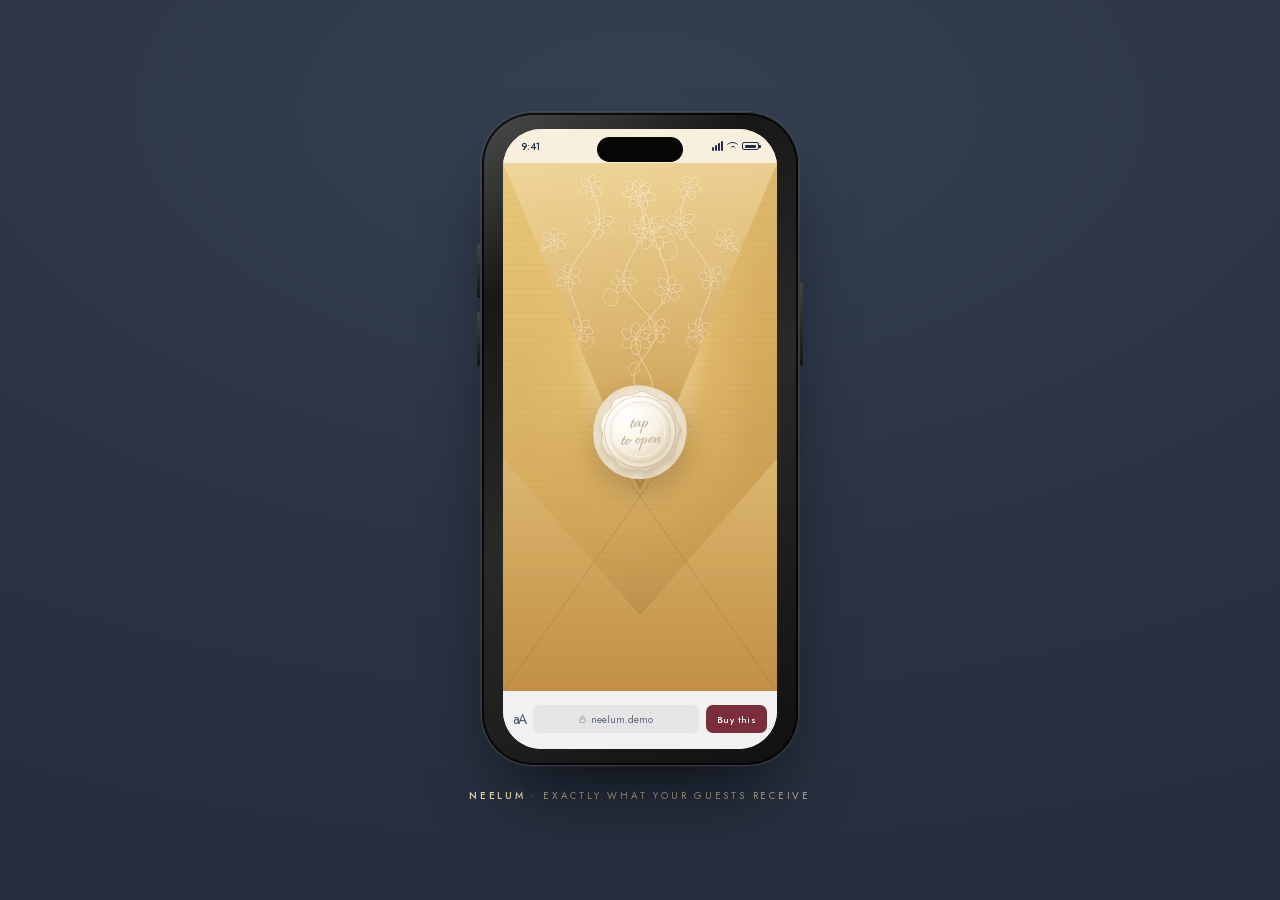
<file: index.html>
<!DOCTYPE html>
<html lang="en">
<head>
  <meta charset="utf-8">
  <meta name="viewport" content="width=device-width, initial-scale=1, viewport-fit=cover">
  <meta name="theme-color" content="#2b3444">
  <meta name="description" content="Neelum — a live wedding invitation demo. See exactly what your guests receive.">
  <title>Neelum — Live Demo</title>
  <link rel="icon" href="data:image/svg+xml,%3Csvg xmlns='http://www.w3.org/2000/svg' viewBox='0 0 64 64'%3E%3Crect width='64' height='64' rx='14' fill='%232f4c86'/%3E%3Ctext x='32' y='43' font-family='Georgia,serif' font-size='34' text-anchor='middle' fill='%23f4e3b7'%3E%26%3C/text%3E%3C/svg%3E">
  <link rel="stylesheet" href="./demo.css">
</head>
<body>
  <main class="stage">
    <div class="device" id="device">
      <div class="screen">
        <div class="statusbar">
          <span class="statusbar__time">9:41</span>
          <span class="statusbar__island" aria-hidden="true"></span>
          <span class="statusbar__icons" aria-hidden="true">
            <span class="signal"><i></i><i></i><i></i><i></i></span>
            <span class="wifi"></span>
            <span class="battery"></span>
          </span>
        </div>
        <div class="viewport">
          <iframe id="frame" src="./card.html" title="Neelum wedding invitation" allow="autoplay"></iframe>
        </div>
        <div class="safari">
          <span class="safari__aa" aria-hidden="true">aA</span>
          <span class="safari__url">
            <svg class="lock" viewBox="0 0 24 24" fill="none" stroke="currentColor" stroke-width="1.8" aria-hidden="true"><rect x="5" y="10" width="14" height="10" rx="2"></rect><path d="M8 10V7a4 4 0 0 1 8 0v3"></path></svg>
            neelum.demo
          </span>
          <button class="safari__buy" id="buyThis" type="button">Buy this</button>
        </div>
      </div>
      <span class="device__side device__side--volume-up" aria-hidden="true"></span>
      <span class="device__side device__side--volume-down" aria-hidden="true"></span>
      <span class="device__side device__side--power" aria-hidden="true"></span>
    </div>
    <p class="caption"><b>NEELUM</b><span aria-hidden="true"> · </span>EXACTLY WHAT YOUR GUESTS RECEIVE</p>
  </main>
  <script src="./demo.js"></script>
</body>
</html>
</file>
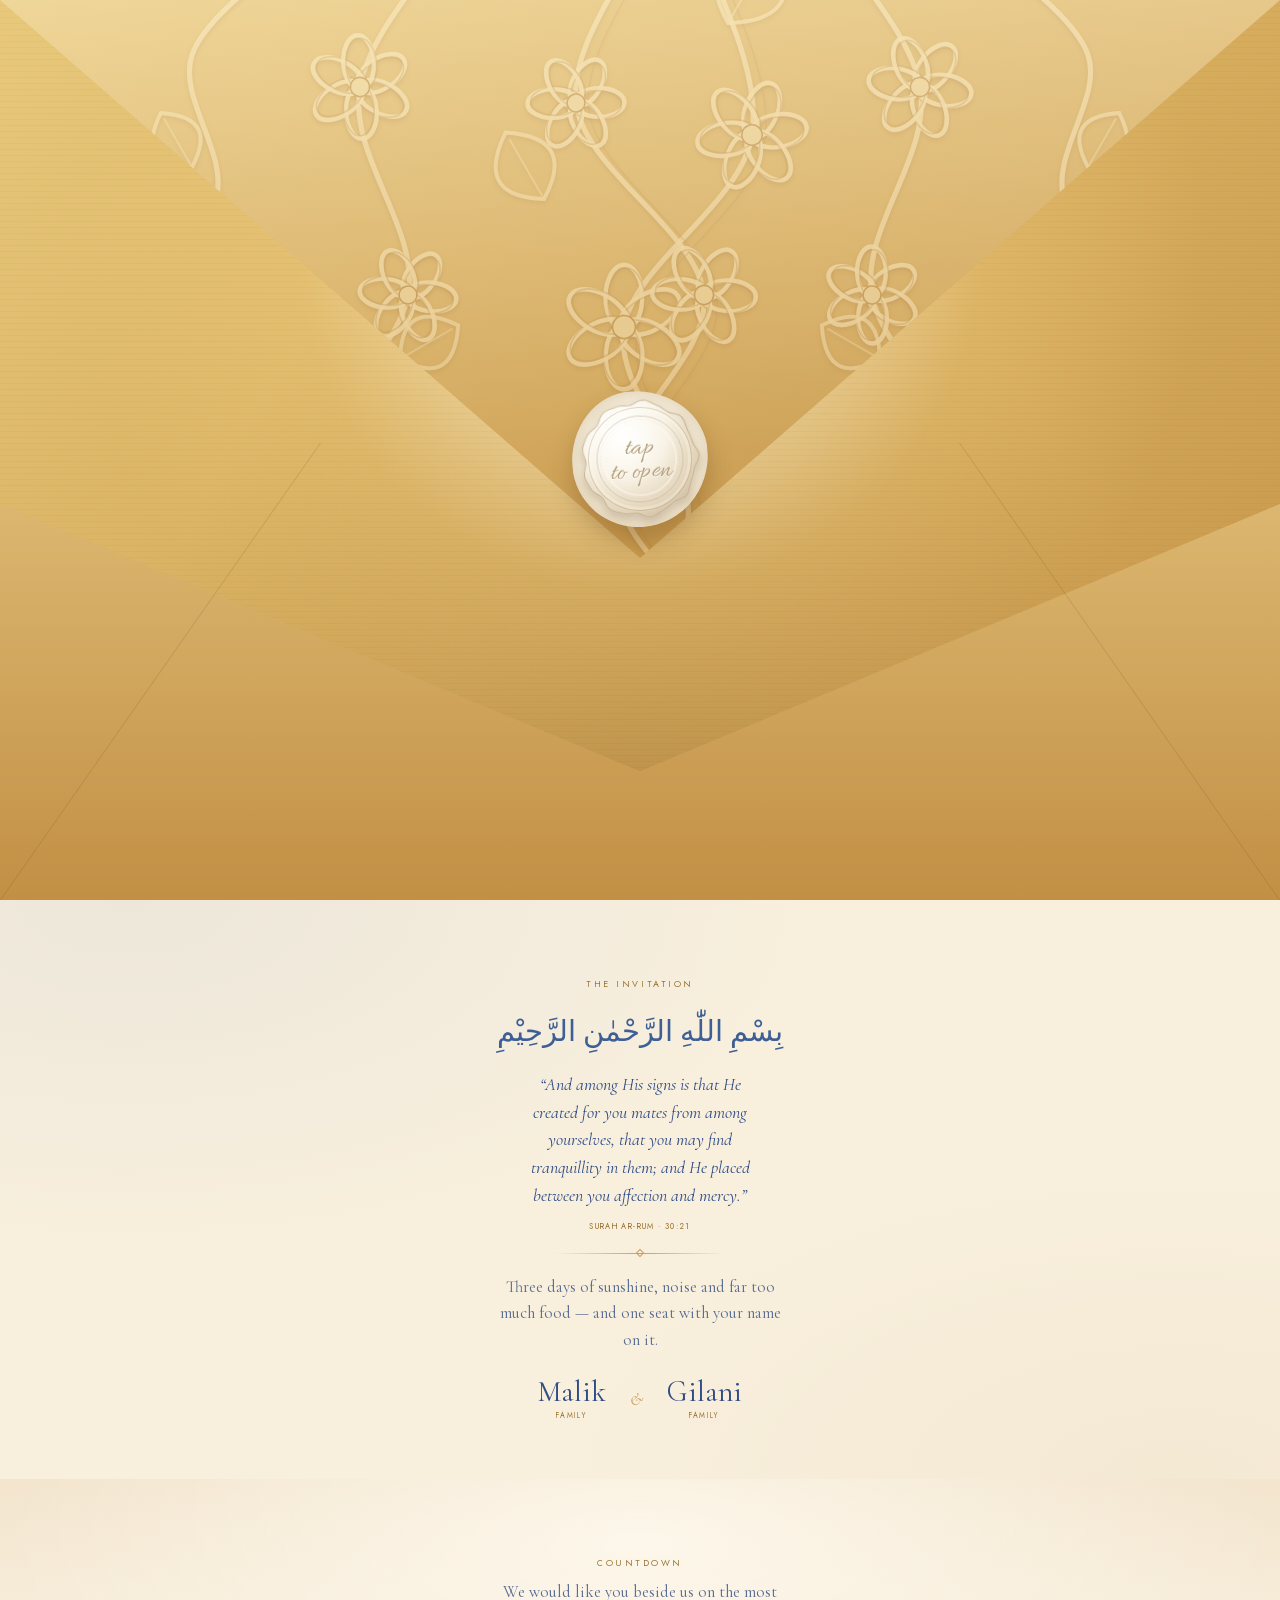
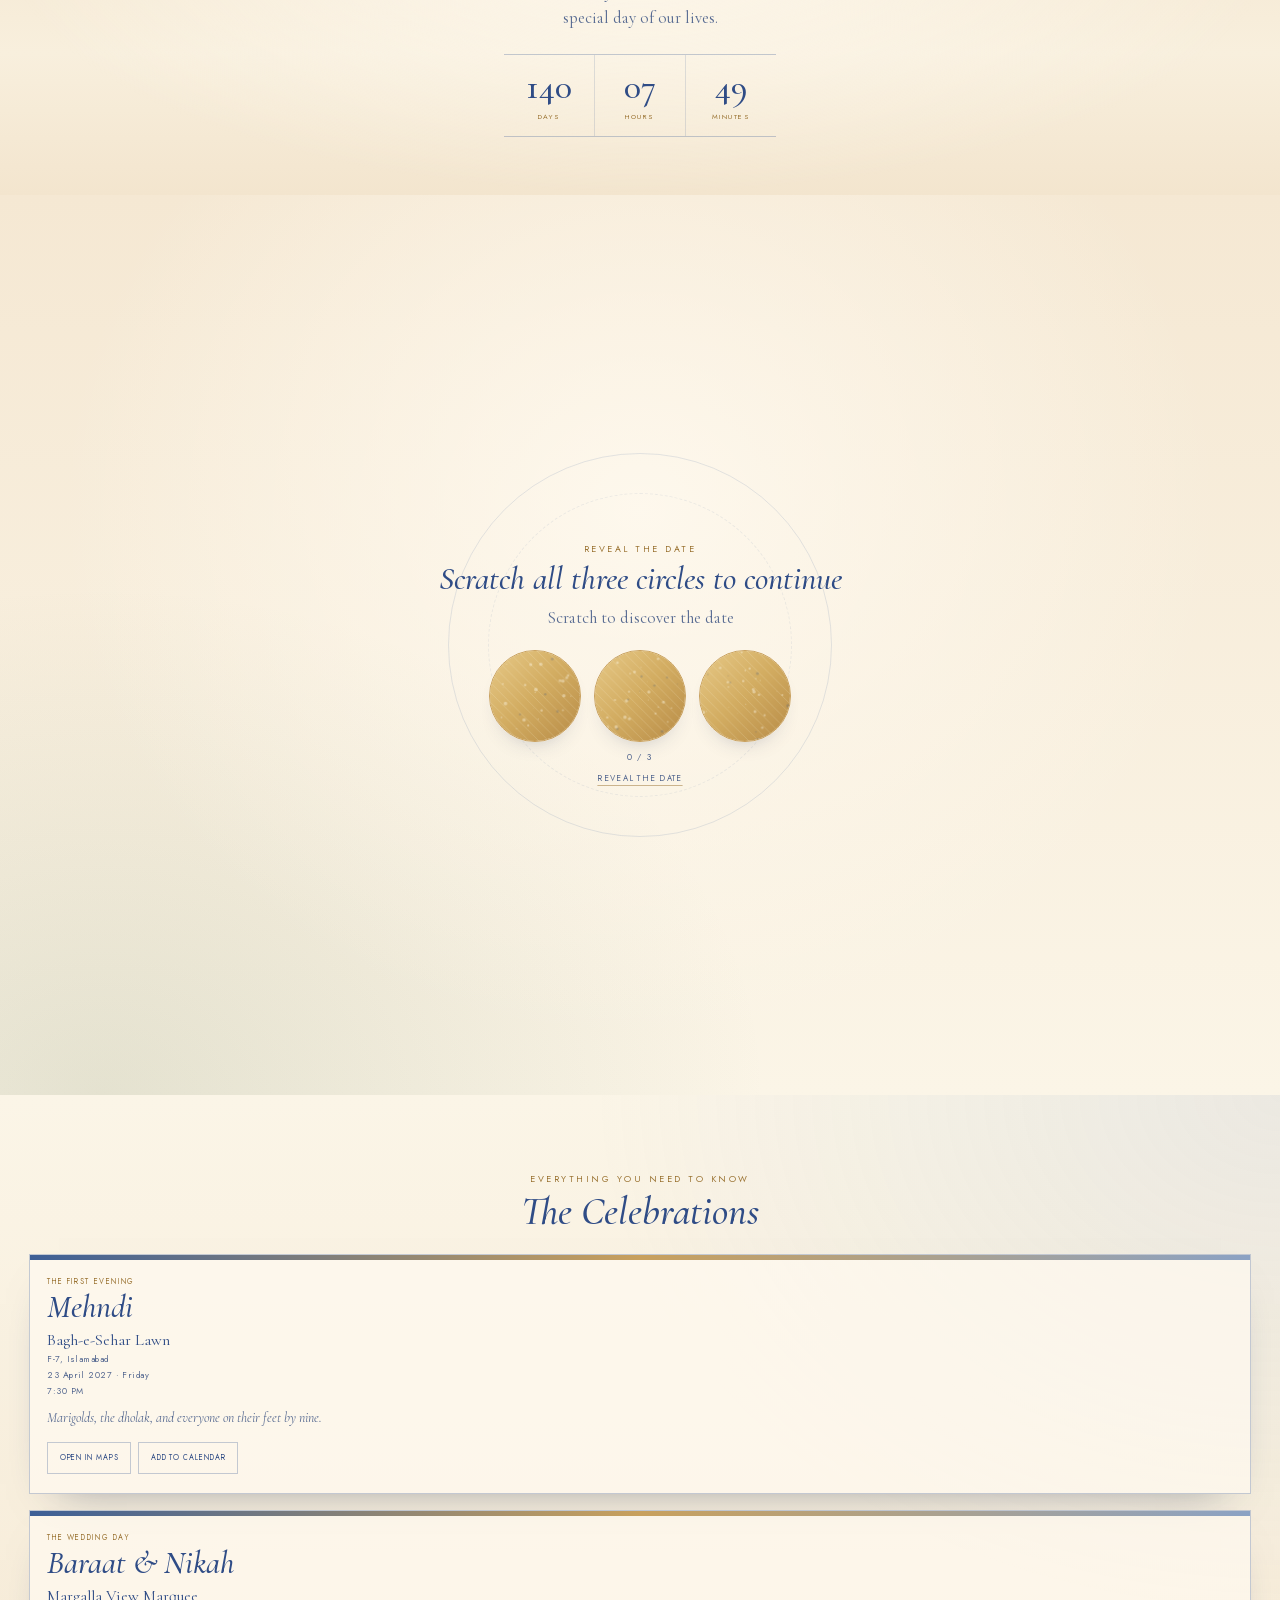
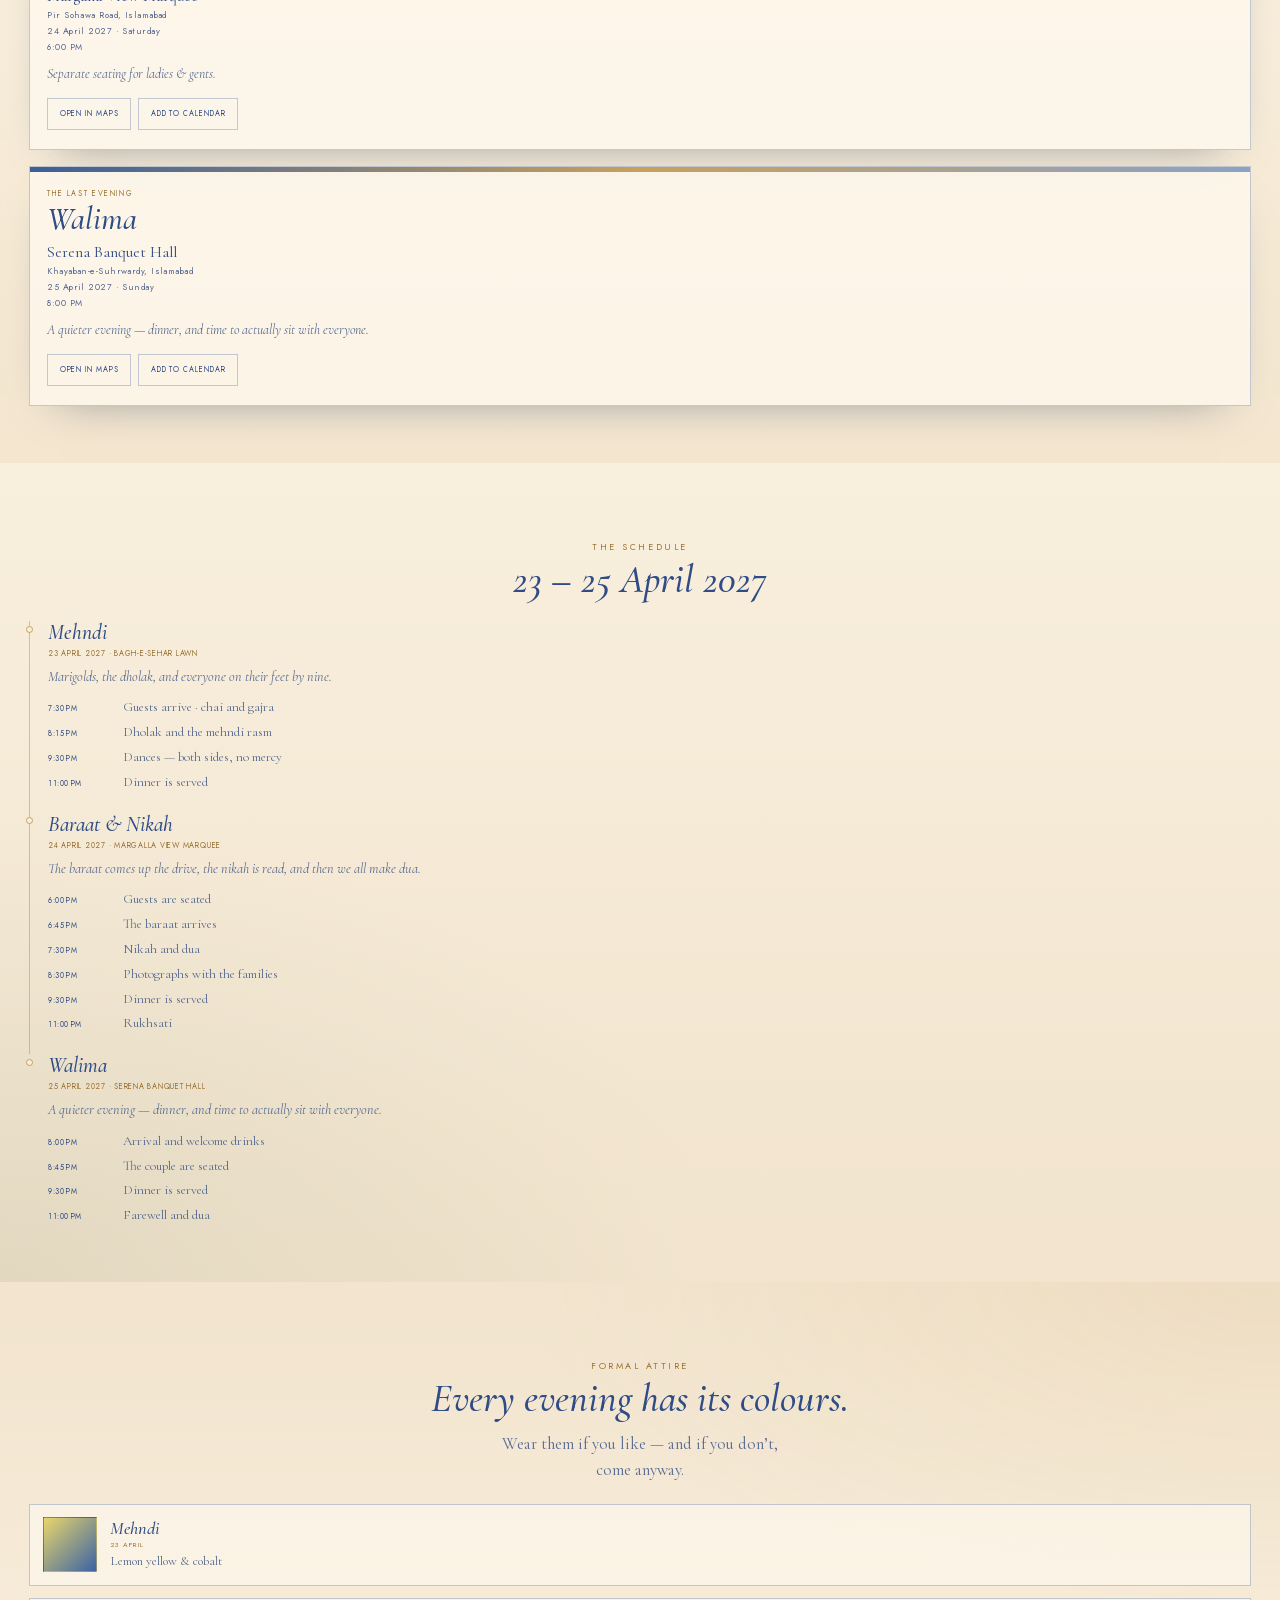
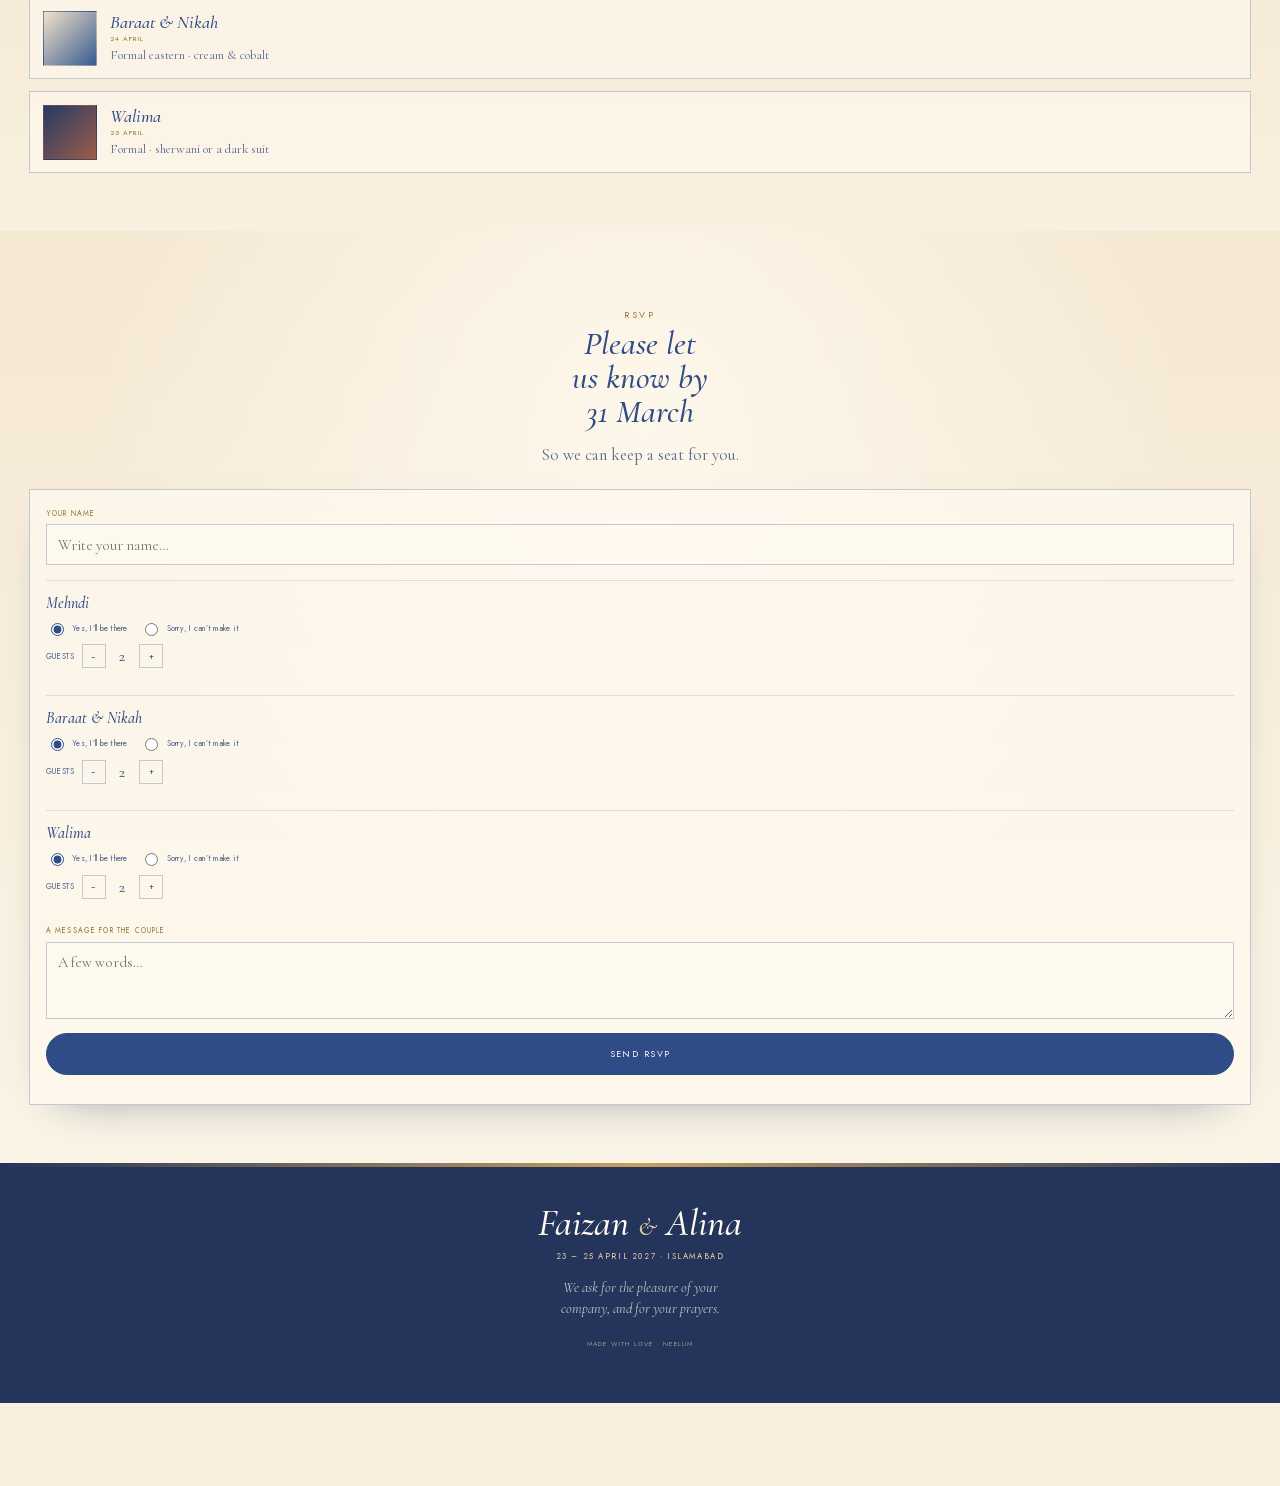
<file: card.html>
<!DOCTYPE html>
<html lang="en">
<head>
  <meta charset="utf-8">
  <meta name="viewport" content="width=device-width, initial-scale=1, viewport-fit=cover">
  <meta name="theme-color" content="#f8efdd">
  <meta name="description" content="Neelum — a live wedding invitation demo.">
  <title>Neelum — Wedding Invitation</title>
  <link rel="icon" href="data:image/svg+xml,%3Csvg xmlns='http://www.w3.org/2000/svg' viewBox='0 0 64 64'%3E%3Crect width='64' height='64' rx='14' fill='%232f4c86'/%3E%3Ctext x='32' y='43' font-family='Georgia,serif' font-size='34' text-anchor='middle' fill='%23f4e3b7'%3E%26%3C/text%3E%3C/svg%3E">
  <link rel="stylesheet" href="./card.css">
</head>
<body class="is-locked">
  <div class="gate" id="gate">
    <div class="envelope" aria-hidden="true">
      <div class="envelope__texture"></div>
      <div class="envelope__flap"></div>
      <div class="envelope__pocket"></div>
      <div class="envelope__fold envelope__fold--left"></div>
      <div class="envelope__fold envelope__fold--right"></div>
    </div>
    <button class="seal" id="openSeal" type="button" aria-label="Open the invitation">
      <span class="seal__ring" aria-hidden="true"></span>
      <span class="seal__text" aria-hidden="true">tap<br>to open</span>
    </button>
  </div>

  <div class="top-controls" id="topControls" hidden>
    <button class="control" id="musicToggle" type="button" aria-pressed="false" aria-label="Toggle music">
      <span class="equalizer" aria-hidden="true"><i></i><i></i><i></i><i></i></span>
    </button>
    <button class="control control--text" id="textToggle" type="button" aria-label="Text size 100 percent">
      <span aria-hidden="true">A<em>A</em></span>
    </button>
    <button class="control control--lang" id="langToggle" type="button" aria-label="Switch language">اردو</button>
  </div>

  <main>
    <section class="hero" id="hero" aria-labelledby="heroNames">
      <div class="hero__art" aria-hidden="true"></div>
      <div class="hero__content">
        <p class="eyebrow" data-i18n="heroEyebrow">We’re getting married</p>
        <h1 class="hero__names" id="heroNames">Faizan <span>&amp;</span> Alina</h1>
        <p class="hero__date" id="heroDate" data-i18n="heroDate">Saturday, April 24, 2027</p>
      </div>
      <button class="scroll-down" id="scrollDown" type="button">
        <span data-i18n="scroll">Scroll down</span>
        <span class="scroll-down__arrow" aria-hidden="true">↓</span>
      </button>
    </section>

    <section class="section invitation" id="invitation">
      <p class="kicker" data-i18n="invitationKicker">The Invitation</p>
      <p class="bismillah" lang="ar" dir="rtl">بِسْمِ اللّٰهِ الرَّحْمٰنِ الرَّحِيْمِ</p>
      <blockquote data-i18n="quote">“And among His signs is that He created for you mates from among yourselves, that you may find tranquillity in them; and He placed between you affection and mercy.”</blockquote>
      <p class="source" data-i18n="source">Surah Ar-Rum · 30:21</p>
      <div class="rule" aria-hidden="true"></div>
      <p class="body" data-i18n="intro">Three days of sunshine, noise and far too much food — and one seat with your name on it.</p>
      <div class="families">
        <div class="families__side">
          <span class="families__name" data-i18n="malik">Malik</span>
          <span class="families__label" data-i18n="family">Family</span>
        </div>
        <span class="families__amp" aria-hidden="true">&amp;</span>
        <div class="families__side">
          <span class="families__name" data-i18n="gilani">Gilani</span>
          <span class="families__label" data-i18n="family">Family</span>
        </div>
      </div>
    </section>

    <section class="section countdown-section" id="countdownSection">
      <p class="kicker" data-i18n="countdownKicker">Countdown</p>
      <p class="body" data-i18n="countdownText">We would like you beside us on the most special day of our lives.</p>
      <div class="countdown" id="countdown" aria-label="Countdown to the wedding">
        <div class="countdown__unit"><strong data-count="days">174</strong><span data-i18n="days">Days</span></div>
        <div class="countdown__unit"><strong data-count="hours">14</strong><span data-i18n="hours">Hours</span></div>
        <div class="countdown__unit"><strong data-count="minutes">21</strong><span data-i18n="minutes">Minutes</span></div>
      </div>
    </section>

    <section class="scratch-section" id="scratchSection" aria-labelledby="scratchTitle">
      <div class="scratch-section__inner">
        <p class="kicker" data-i18n="scratchKicker">Reveal the date</p>
        <h2 id="scratchTitle" data-i18n="scratchTitle">Scratch all three circles to continue</h2>
        <p class="body" data-i18n="scratchHint">Scratch to discover the date</p>
        <div class="scratch-circles" id="scratchCircles">
          <div class="scratch-circle" data-scratch="0">
            <span class="scratch-date">24</span>
            <canvas aria-hidden="true"></canvas>
          </div>
          <div class="scratch-circle" data-scratch="1">
            <span class="scratch-date">Apr</span>
            <canvas aria-hidden="true"></canvas>
          </div>
          <div class="scratch-circle" data-scratch="2">
            <span class="scratch-date">2027</span>
            <canvas aria-hidden="true"></canvas>
          </div>
        </div>
        <p class="scratch-progress" id="scratchProgress">0 / 3</p>
        <button class="text-button" id="revealAll" type="button" data-i18n="revealAll">Reveal the date</button>
        <div class="scratch-continue" id="scratchContinue" hidden>
          <p class="scratch-final" data-i18n="scratchFinal">We’re getting married!</p>
          <button class="btn" id="continueBtn" type="button" data-i18n="continue">Continue</button>
        </div>
      </div>
    </section>

    <section class="section celebrations" id="celebrations">
      <p class="kicker" data-i18n="celebrationsKicker">Everything you need to know</p>
      <h2 data-i18n="celebrationsTitle">The Celebrations</h2>
      <div class="event-list" id="eventList"></div>
    </section>

    <section class="section schedule" id="schedule">
      <p class="kicker" data-i18n="scheduleKicker">The Schedule</p>
      <h2 data-i18n="scheduleTitle">23 – 25 April 2027</h2>
      <div class="schedule-list" id="scheduleList"></div>
    </section>

    <section class="section attire" id="attire">
      <p class="kicker" data-i18n="attireKicker">Formal attire</p>
      <h2 data-i18n="attireTitle">Every evening has its colours.</h2>
      <p class="body" data-i18n="attireText">Wear them if you like — and if you don’t, come anyway.</p>
      <div class="attire-list" id="attireList"></div>
    </section>

    <section class="section rsvp" id="rsvp">
      <p class="kicker" data-i18n="rsvpKicker">Rsvp</p>
      <h2 data-i18n="rsvpTitle">Please let us know by 31 March</h2>
      <p class="body" data-i18n="rsvpText">So we can keep a seat for you.</p>
      <form id="rsvpForm" novalidate>
        <label class="field">
          <span data-i18n="yourName">Your name</span>
          <input id="guestName" name="name" type="text" autocomplete="name" required data-i18n-placeholder="namePlaceholder" placeholder="Write your name…">
        </label>
        <div class="rsvp-events" id="rsvpEvents"></div>
        <label class="field">
          <span data-i18n="message">A message for the couple</span>
          <textarea id="guestMessage" name="message" rows="3" data-i18n-placeholder="messagePlaceholder" placeholder="A few words…"></textarea>
        </label>
        <button class="btn btn--wide" type="submit" data-i18n="sendRsvp">Send RSVP</button>
        <p class="form-status" id="formStatus" role="status" aria-live="polite"></p>
      </form>
    </section>

    <footer class="footer">
      <p class="footer__names">Faizan <span>&amp;</span> Alina</p>
      <p class="footer__date" data-i18n="footerDate">23 – 25 April 2027 · Islamabad</p>
      <p class="footer__line" data-i18n="footerLine">We ask for the pleasure of your company, and for your prayers.</p>
      <p class="footer__made" data-i18n="footerMade">Made with love · Neelum</p>
    </footer>
  </main>

  <div class="bottom-actions" id="bottomActions" hidden>
    <button class="book-btn" id="bookBtn" type="button" data-i18n="book">Book this design · PKR 8,400</button>
    <a class="whatsapp" id="whatsapp" href="https://wa.me/?text=I%20love%20the%20Neelum%20invitation%20design" target="_blank" rel="noopener" aria-label="Chat on WhatsApp">
      <svg viewBox="0 0 24 24" fill="none" stroke="currentColor" stroke-width="1.7" stroke-linecap="round" stroke-linejoin="round" aria-hidden="true">
        <path d="M20.5 11.6a8.4 8.4 0 0 1-12.4 7.4L3.5 20.5l1.5-4.5A8.4 8.4 0 1 1 20.5 11.6Z"></path>
        <path d="M8.3 8.4c.2-.5.4-.5.7-.5h.5c.2 0 .4.1.5.4l.7 1.7c.1.2 0 .4-.1.6l-.5.6c-.1.2-.1.4 0 .5.5.9 1.3 1.7 2.2 2.2.2.1.4.1.5 0l.6-.6c.2-.2.4-.2.6-.1l1.7.8c.2.1.3.3.3.5v.5c0 .6-.5 1.1-1.1 1.2-1 .2-2-.2-3.4-1.1-1.5-1-2.7-2.3-3.4-3.7-.5-1-.7-1.9-.3-2.7Z" fill="currentColor" stroke="none"></path>
      </svg>
    </a>
  </div>

  <div class="modal" id="bookingModal" hidden>
    <div class="modal__backdrop" data-close-modal></div>
    <div class="modal__panel" role="dialog" aria-modal="true" aria-labelledby="bookingTitle">
      <button class="modal__close" id="closeBooking" type="button" aria-label="Close" data-i18n-aria="close">×</button>
      <p class="kicker" id="bookingTitle" data-i18n="bookTitle">Book the Neelum design</p>
      <p class="body" data-i18n="bookText">Leave your details and we’ll be in touch.</p>
      <form id="bookingForm" novalidate>
        <label class="field">
          <span data-i18n="bookName">Your name</span>
          <input id="bookName" type="text" required autocomplete="name">
        </label>
        <label class="field">
          <span data-i18n="bookContact">Phone or email</span>
          <input id="bookContact" type="text" required autocomplete="email">
        </label>
        <button class="btn btn--wide" type="submit" data-i18n="bookSend">Request this design</button>
        <p class="form-status" id="bookingStatus" role="status" aria-live="polite"></p>
      </form>
    </div>
  </div>

  <audio id="music" src="./assets/ambient.wav" loop preload="none"></audio>
  <script src="./data.js"></script>
  <script src="./card.js"></script>
</body>
</html>
</file>
<file: demo.css>
@font-face {
  font-family: "Jost";
  font-style: normal;
  font-weight: 300 500;
  font-display: swap;
  src: url("./assets/fonts/jost-latin.woff2") format("woff2");
}
@font-face {
  font-family: "Cormorant Garamond";
  font-style: normal;
  font-weight: 300 700;
  font-display: swap;
  src: url("./assets/fonts/cormorant-garamond-latin.woff2") format("woff2");
}

* { box-sizing: border-box; }

html, body { height: 100%; }

body {
  margin: 0;
  overflow: hidden;
  background:
    radial-gradient(120% 90% at 50% 12%, #344052 0%, #2b3444 54%, #252e3d 100%);
  color: #f4e3b7;
  font-family: "Jost", "Helvetica Neue", Arial, sans-serif;
  -webkit-font-smoothing: antialiased;
}

.stage {
  position: fixed;
  inset: 0;
  display: flex;
  flex-direction: column;
  align-items: center;
  justify-content: center;
  gap: 1.4rem;
  padding: 2.2rem 1.4rem 1.2rem;
}

.device {
  position: relative;
  width: 318px;
  height: 654px;
  flex: none;
  padding: 17px 22px;
  border-radius: 52px;
  background: linear-gradient(145deg, #4b4c4c 0%, #181818 22%, #292929 52%, #101010 100%);
  box-shadow:
    inset 0 0 0 1px rgba(255, 255, 255, 0.22),
    inset 0 0 0 3px rgba(0, 0, 0, 0.8),
    0 40px 80px -30px rgba(0, 0, 0, 0.8),
    0 0 0 1px rgba(255, 255, 255, 0.08);
  transform: scale(var(--demo-scale, 1));
  transform-origin: center center;
}

.screen {
  position: relative;
  width: 274px;
  height: 620px;
  overflow: hidden;
  border-radius: 38px;
  background: #f8efdd;
  box-shadow: inset 0 0 0 1px rgba(255, 255, 255, 0.18);
}

.statusbar {
  position: relative;
  z-index: 3;
  display: flex;
  align-items: center;
  justify-content: space-between;
  width: 100%;
  height: 34px;
  padding: 0 18px;
  background: #f8efdd;
  color: #1f2d48;
  font-family: "Jost", sans-serif;
  font-size: 10px;
  font-weight: 500;
  letter-spacing: 0.01em;
}

.statusbar__island {
  position: absolute;
  top: 8px;
  left: 50%;
  width: 86px;
  height: 25px;
  border-radius: 999px;
  background: #060606;
  transform: translateX(-50%);
}

.statusbar__icons {
  display: flex;
  align-items: center;
  gap: 4px;
}

.signal {
  display: flex;
  align-items: flex-end;
  gap: 1px;
  height: 9px;
}

.signal i {
  display: block;
  width: 2px;
  border-radius: 1px;
  background: currentColor;
}
.signal i:nth-child(1) { height: 4px; }
.signal i:nth-child(2) { height: 6px; }
.signal i:nth-child(3) { height: 8px; }
.signal i:nth-child(4) { height: 10px; }

.wifi {
  width: 11px;
  height: 8px;
  border-top: 1.4px solid currentColor;
  border-radius: 50%;
  position: relative;
}
.wifi::after {
  content: "";
  position: absolute;
  top: 2.5px;
  left: 50%;
  width: 5px;
  height: 5px;
  border-top: 1.4px solid currentColor;
  border-radius: 50%;
  transform: translateX(-50%);
}

.battery {
  position: relative;
  width: 17px;
  height: 8px;
  border: 1px solid currentColor;
  border-radius: 2px;
}
.battery::after {
  content: "";
  position: absolute;
  top: 2px;
  right: -3px;
  width: 2px;
  height: 3px;
  border-radius: 0 1px 1px 0;
  background: currentColor;
}
.battery::before {
  content: "";
  position: absolute;
  inset: 1.5px;
  width: 11px;
  border-radius: 1px;
  background: currentColor;
}

.viewport {
  position: relative;
  width: 274px;
  height: 528px;
  overflow: hidden;
  background: #f8efdd;
}

.viewport iframe {
  display: block;
  width: 274px;
  height: 528px;
  border: 0;
  background: #f8efdd;
}

.safari {
  position: relative;
  z-index: 3;
  display: flex;
  align-items: center;
  gap: 7px;
  width: 100%;
  height: 58px;
  padding: 8px 10px 10px;
  background: #f1f1f1;
  color: #2b3444;
  font-family: "Jost", sans-serif;
  font-size: 10px;
}

.safari__aa {
  flex: none;
  color: #4d5a6c;
  font-size: 14px;
  letter-spacing: -0.12em;
}

.safari__url {
  display: flex;
  flex: 1;
  align-items: center;
  justify-content: center;
  gap: 4px;
  min-width: 0;
  height: 28px;
  padding: 0 8px;
  overflow: hidden;
  border-radius: 7px;
  background: #e5e5e5;
  color: #5c6878;
  font-size: 10px;
  white-space: nowrap;
}

.lock { width: 9px; height: 9px; flex: none; opacity: 0.7; }

.safari__buy {
  flex: none;
  height: 28px;
  padding: 0 11px;
  border: 0;
  border-radius: 7px;
  background: #7a2d3a;
  color: #fff;
  font-family: "Jost", sans-serif;
  font-size: 9px;
  font-weight: 500;
  letter-spacing: 0.04em;
  cursor: pointer;
}



.device__side {
  position: absolute;
  width: 3px;
  border-radius: 2px;
  background: linear-gradient(180deg, #444, #151515);
}
.device__side--volume-up { top: 132px; left: -4px; height: 54px; }
.device__side--volume-down { top: 200px; left: -4px; height: 54px; }
.device__side--power { top: 170px; right: -4px; height: 84px; }

.caption {
  margin: 0;
  color: rgba(244, 227, 183, 0.72);
  font-family: "Jost", sans-serif;
  font-size: 0.62rem;
  font-weight: 400;
  letter-spacing: 0.28em;
  line-height: 1.5;
  text-align: center;
  text-transform: uppercase;
}

.caption b {
  color: #f4e3b7;
  font-weight: 500;
}

@media (max-width: 600px) {
  body { background: #f8efdd; }
  .stage { display: block; padding: 0; }
  .device {
    width: 100vw;
    height: 100vh;
    height: 100dvh;
    padding: 0;
    border-radius: 0;
    background: #f8efdd;
    box-shadow: none;
    transform: none !important;
  }
  .screen {
    width: 100%;
    height: 100%;
    border-radius: 0;
    box-shadow: none;
  }
  .statusbar, .safari, .device__side, .caption { display: none; }
  .viewport, .viewport iframe {
    width: 100vw;
    height: 100vh;
    height: 100dvh;
  }
}

@media (prefers-reduced-motion: reduce) {
  * { scroll-behavior: auto !important; }
}
</file>
<file: card.css>
@font-face {
  font-family: "Allura";
  font-style: normal;
  font-weight: 400;
  font-display: swap;
  src: url("./assets/fonts/allura-latin.woff2") format("woff2");
}
@font-face {
  font-family: "Cormorant Garamond";
  font-style: normal;
  font-weight: 300 700;
  font-display: swap;
  src: url("./assets/fonts/cormorant-garamond-latin.woff2") format("woff2");
}
@font-face {
  font-family: "Cormorant Garamond";
  font-style: italic;
  font-weight: 300 700;
  font-display: swap;
  src: url("./assets/fonts/cormorant-garamond-italic-latin.woff2") format("woff2");
}
@font-face {
  font-family: "Jost";
  font-style: normal;
  font-weight: 300 500;
  font-display: swap;
  src: url("./assets/fonts/jost-latin.woff2") format("woff2");
}

:root {
  color-scheme: light;
  --paper: #f8efdd;
  --paper-light: #fcf6e9;
  --paper-deep: #f0e1c8;
  --ink: #2f4c86;
  --ink-deep: #24345a;
  --ink-soft: #586b92;
  --blue: #3d5f96;
  --blue-soft: #8ba2c4;
  --line: rgba(61, 95, 150, 0.3);
  --line-soft: rgba(61, 95, 150, 0.16);
  --gold: #c8a05d;
  --gold-soft: #e6cfa2;
  --gold-deep: #9b7434;
  --olive: #6f7f58;
  --cream: #fffaf0;
  --green: #2f8f67;
  --font-display: "Cormorant Garamond", Georgia, serif;
  --font-body: "Jost", "Helvetica Neue", Arial, sans-serif;
  --font-script: "Allura", cursive;
  --shadow: 0 20px 44px -30px rgba(38, 55, 90, 0.55);
}

*,
*::before,
*::after { box-sizing: border-box; }

html {
  font-size: 16px;
  background: var(--paper);
}

body {
  margin: 0;
  min-height: 100vh;
  background: var(--paper);
  color: var(--ink);
  font-family: var(--font-display);
  font-size: 1rem;
  -webkit-font-smoothing: antialiased;
  text-rendering: optimizeLegibility;
  overflow-x: hidden;
  scroll-behavior: smooth;
}

body.is-locked,
html.scratch-locked,
body.scratch-locked {
  overflow: hidden;
}

button,
input,
textarea { font: inherit; }

button { color: inherit; }

[hidden] { display: none !important; }

:focus-visible {
  outline: 2px solid var(--gold-deep);
  outline-offset: 3px;
}

/* ==========================================================================
   The envelope gate
   ========================================================================== */

.gate {
  position: fixed;
  z-index: 100;
  inset: 0;
  overflow: hidden;
  background:
    radial-gradient(ellipse at 50% 26%, rgba(255, 248, 220, 0.9) 0%, rgba(238, 201, 123, 0.35) 38%, transparent 62%),
    radial-gradient(ellipse at 50% 100%, rgba(111, 71, 24, 0.25), transparent 58%),
    linear-gradient(145deg, #e8c97c 0%, #d7ad5e 48%, #c29247 100%);
  transition: opacity 1s ease;
}

.gate.is-opening { opacity: 0; }

.envelope {
  position: absolute;
  inset: 0;
  overflow: hidden;
}

.envelope__texture {
  position: absolute;
  inset: 0;
  background:
    repeating-linear-gradient(0deg, rgba(120, 79, 26, 0.035) 0 1px, transparent 1px 6px),
    repeating-linear-gradient(90deg, rgba(255, 249, 226, 0.04) 0 1px, transparent 1px 7px);
  mix-blend-mode: multiply;
  pointer-events: none;
}

.envelope__flap {
  position: absolute;
  z-index: 3;
  top: 0;
  left: 0;
  width: 100%;
  height: 62%;
  background:
    linear-gradient(180deg, rgba(255, 244, 206, 0.4), rgba(199, 153, 76, 0.25)),
    url("./assets/flap.svg") center / cover no-repeat,
    linear-gradient(160deg, #e5c276, #d1a456 60%, #bd8c42);
  clip-path: polygon(0 0, 100% 0, 50% 100%);
  transform-origin: top center;
  transition: transform 1.15s cubic-bezier(0.6, 0, 0.3, 1), filter 0.6s ease;
  box-shadow: 0 14px 24px rgba(95, 57, 15, 0.18);
}

.gate.is-opening .envelope__flap {
  transform: rotateX(-172deg);
  filter: brightness(1.06);
}

.envelope__pocket {
  position: absolute;
  z-index: 2;
  right: 0;
  bottom: 0;
  left: 0;
  height: 55%;
  background:
    linear-gradient(180deg, rgba(255, 248, 219, 0.18), rgba(173, 120, 47, 0.16)),
    linear-gradient(180deg, #dcb465, #c69449);
  clip-path: polygon(0 100%, 0 20%, 50% 74%, 100% 20%, 100% 100%);
  box-shadow: inset 0 2px 0 rgba(255, 244, 206, 0.3);
}

.envelope__fold {
  position: absolute;
  z-index: 2;
  bottom: 0;
  width: 1px;
  height: 62%;
  background: rgba(122, 78, 22, 0.18);
  transform-origin: bottom center;
}

.envelope__fold--left {
  left: 0;
  transform: rotate(35deg);
}

.envelope__fold--right {
  right: 0;
  transform: rotate(-35deg);
}

.seal {
  position: absolute;
  z-index: 5;
  top: 51%;
  left: 50%;
  display: grid;
  width: clamp(94px, 30vw, 136px);
  aspect-ratio: 1;
  place-items: center;
  padding: 0;
  border: 0;
  border-radius: 46% 54% 51% 49% / 52% 47% 53% 48%;
  background:
    url("./assets/seal.svg") center / contain no-repeat,
    radial-gradient(circle at 50% 50%, #f8f1df 0 54%, #e4d6bd 74%, #cbb795 100%);
  box-shadow: 0 14px 24px rgba(90, 55, 15, 0.28);
  color: #b8a381;
  font-family: var(--font-script);
  font-size: clamp(1.15rem, 5vw, 1.7rem);
  line-height: 0.9;
  text-align: center;
  cursor: pointer;
  transform: translate(-50%, -50%) rotate(-4deg);
  transition: transform 0.3s ease, opacity 0.5s ease;
}

.seal:hover,
.seal:focus-visible {
  transform: translate(-50%, -50%) rotate(-1deg) scale(1.03);
}

.seal__ring {
  position: absolute;
  inset: 12%;
  border: 1px solid rgba(151, 129, 92, 0.28);
  border-radius: 50%;
  box-shadow: inset 0 0 0 3px rgba(255, 250, 239, 0.3);
  pointer-events: none;
}

.seal__text {
  position: relative;
  z-index: 1;
  margin-top: 0.08em;
  text-shadow: 0 1px 0 rgba(255, 255, 255, 0.7), 0 -1px 0 rgba(147, 118, 70, 0.2);
}

.gate.is-opening .seal {
  opacity: 0;
  transform: translate(-50%, -40%) scale(0.9);
}

/* ==========================================================================
   Controls
   ========================================================================== */

.top-controls {
  position: fixed;
  z-index: 70;
  top: calc(0.8rem + env(safe-area-inset-top, 0px));
  right: 0.75rem;
  display: flex;
  align-items: center;
  gap: 0.35rem;
}

.control {
  display: grid;
  width: clamp(34px, 11vw, 42px);
  aspect-ratio: 1;
  place-items: center;
  padding: 0;
  border: 1px solid rgba(61, 95, 150, 0.2);
  border-radius: 50%;
  background: rgba(255, 250, 240, 0.86);
  color: var(--ink);
  font-family: var(--font-body);
  font-size: 0.58rem;
  letter-spacing: 0.02em;
  cursor: pointer;
  box-shadow: 0 6px 18px -12px rgba(38, 55, 90, 0.55);
  -webkit-backdrop-filter: blur(10px);
  backdrop-filter: blur(10px);
  transition: background-color 0.25s ease, transform 0.2s ease;
}

.control:hover,
.control:focus-visible {
  background: var(--cream);
  transform: translateY(-1px);
}

.control--text span {
  font-size: 0.72rem;
  font-weight: 500;
  letter-spacing: -0.08em;
}

.control--text em {
  font-style: normal;
  font-size: 0.9em;
}

.control--lang {
  width: auto;
  min-width: clamp(38px, 12vw, 46px);
  padding: 0 0.55rem;
  border-radius: 999px;
  font-size: 0.62rem;
}

.equalizer {
  display: flex;
  align-items: flex-end;
  justify-content: center;
  gap: 2px;
  width: 15px;
  height: 15px;
}

.equalizer i {
  display: block;
  width: 2px;
  height: 6px;
  border-radius: 2px;
  background: currentColor;
  transition: height 0.3s ease, opacity 0.3s ease;
}

.equalizer i:nth-child(2) { height: 11px; }
.equalizer i:nth-child(3) { height: 8px; }
.equalizer i:nth-child(4) { height: 13px; }

#musicToggle[aria-pressed="true"] .equalizer i {
  animation: eq 0.9s ease-in-out infinite alternate;
}
#musicToggle[aria-pressed="true"] .equalizer i:nth-child(2) { animation-delay: 0.2s; }
#musicToggle[aria-pressed="true"] .equalizer i:nth-child(3) { animation-delay: 0.4s; }
#musicToggle[aria-pressed="true"] .equalizer i:nth-child(4) { animation-delay: 0.1s; }
#musicToggle[aria-pressed="false"] .equalizer i { height: 3px; opacity: 0.55; }

@keyframes eq {
  to { height: 14px; }
}

/* ==========================================================================
   Hero
   ========================================================================== */

.hero {
  position: relative;
  min-height: 100svh;
  overflow: hidden;
  background: var(--paper);
  isolation: isolate;
}

.hero__art {
  position: absolute;
  z-index: 0;
  inset: 0;
  background: url("./assets/hero.svg") center / cover no-repeat;
}

.hero__content {
  position: absolute;
  z-index: 2;
  top: 25%;
  right: 1rem;
  left: 1rem;
  text-align: center;
}

.eyebrow,
.kicker {
  margin: 0;
  color: var(--blue);
  font-family: var(--font-body);
  font-size: clamp(0.46rem, 2.5vw, 0.6rem);
  font-weight: 400;
  letter-spacing: 0.28em;
  line-height: 1.5;
  text-transform: uppercase;
}

.hero__names {
  margin: 0.5rem 0 0.55rem;
  color: var(--ink);
  font-family: var(--font-display);
  font-size: clamp(2.1rem, 9.5vw, 3.2rem);
  font-style: italic;
  font-weight: 500;
  line-height: 0.95;
  letter-spacing: -0.02em;
}

.hero__names span {
  color: var(--gold-deep);
  font-size: 0.72em;
}

.hero__date {
  margin: 0;
  color: var(--ink-soft);
  font-family: var(--font-body);
  font-size: clamp(0.62rem, 3vw, 0.78rem);
  letter-spacing: 0.06em;
}

.scroll-down {
  position: absolute;
  z-index: 3;
  right: 0;
  bottom: calc(4.7rem + env(safe-area-inset-bottom, 0px));
  left: 0;
  display: inline-flex;
  align-items: center;
  justify-content: center;
  gap: 0.5rem;
  width: max-content;
  margin: 0 auto;
  padding: 0.45rem 0.8rem;
  border: 1px solid rgba(255, 250, 240, 0.6);
  border-radius: 999px;
  background: rgba(47, 76, 134, 0.34);
  color: #fffaf0;
  font-family: var(--font-body);
  font-size: 0.5rem;
  letter-spacing: 0.18em;
  text-transform: uppercase;
  cursor: pointer;
  -webkit-backdrop-filter: blur(8px);
  backdrop-filter: blur(8px);
}

.scroll-down__arrow {
  font-size: 0.8rem;
  line-height: 1;
}

/* ==========================================================================
   Sections
   ========================================================================== */

main {
  position: relative;
  z-index: 1;
  padding-bottom: 5.2rem;
  background: var(--paper);
}

.section {
  position: relative;
  padding: clamp(3.6rem, 10vw, 4.8rem) clamp(1.1rem, 5vw, 1.8rem) clamp(2.2rem, 8vw, 3.6rem);
  text-align: center;
}

.section::before {
  content: "";
  position: absolute;
  z-index: -1;
  inset: 0;
  background:
    radial-gradient(ellipse at 10% 0%, rgba(139, 162, 196, 0.1), transparent 42%),
    radial-gradient(ellipse at 92% 100%, rgba(200, 160, 93, 0.08), transparent 38%),
    var(--paper);
}

.kicker {
  color: var(--gold-deep);
  font-size: clamp(0.45rem, 2.3vw, 0.56rem);
}

h2 {
  margin: 0.35rem auto 0.75rem;
  color: var(--ink);
  font-family: var(--font-display);
  font-size: clamp(1.8rem, 8vw, 2.5rem);
  font-style: italic;
  font-weight: 500;
  line-height: 1.02;
  text-wrap: balance;
}

.body {
  max-width: 32ch;
  margin: 0.65rem auto 0;
  color: var(--ink-soft);
  font-family: var(--font-display);
  font-size: clamp(0.9rem, 4vw, 1.05rem);
  line-height: 1.55;
}

.rule {
  width: min(60%, 170px);
  height: 1px;
  margin: 1.3rem auto;
  background: linear-gradient(90deg, transparent, var(--gold), transparent);
  position: relative;
}

.rule::after {
  content: "";
  position: absolute;
  top: -3px;
  left: 50%;
  width: 6px;
  height: 6px;
  border: 1px solid var(--gold);
  transform: translateX(-50%) rotate(45deg);
}

/* Invitation ------------------------------------------------------------- */

.bismillah {
  margin: 1rem auto 0.8rem;
  color: var(--blue);
  font-family: "Times New Roman", "Noto Naskh Arabic", serif;
  font-size: clamp(1.25rem, 5.8vw, 1.8rem);
  line-height: 1.8;
  text-align: center;
}

.invitation blockquote {
  max-width: 31ch;
  margin: 0 auto;
  color: var(--ink);
  font-family: var(--font-display);
  font-size: clamp(0.95rem, 4.2vw, 1.12rem);
  font-style: italic;
  line-height: 1.55;
}

.source {
  margin: 0.7rem 0 0;
  color: var(--gold-deep);
  font-family: var(--font-body);
  font-size: 0.48rem;
  letter-spacing: 0.18em;
  text-transform: uppercase;
}

.families {
  display: flex;
  align-items: center;
  justify-content: center;
  gap: clamp(0.8rem, 5vw, 1.5rem);
  margin-top: 1.6rem;
}

.families__side {
  display: flex;
  flex-direction: column;
  gap: 0.2rem;
}

.families__name {
  color: var(--ink);
  font-family: var(--font-display);
  font-size: clamp(1.3rem, 5.8vw, 1.8rem);
  line-height: 1;
}

.families__label {
  color: var(--gold-deep);
  font-family: var(--font-body);
  font-size: 0.45rem;
  letter-spacing: 0.24em;
  text-transform: uppercase;
}

.families__amp {
  color: var(--gold);
  font-family: var(--font-display);
  font-size: 1.1rem;
  font-style: italic;
}

/* Countdown -------------------------------------------------------------- */

.countdown-section::before {
  background:
    radial-gradient(ellipse at 50% 20%, rgba(255, 250, 240, 0.8), transparent 70%),
    linear-gradient(180deg, #f3e5ce, #f8efdd 55%, #f3e5ce);
}

.countdown {
  display: flex;
  align-items: stretch;
  justify-content: center;
  width: min(100%, 17rem);
  margin: 1.4rem auto 0;
  border-top: 1px solid var(--line);
  border-bottom: 1px solid var(--line);
}

.countdown__unit {
  flex: 1;
  padding: 0.9rem 0.3rem;
  border-right: 1px solid var(--line-soft);
}

.countdown__unit:last-child { border-right: 0; }

.countdown__unit strong {
  display: block;
  color: var(--ink);
  font-family: var(--font-display);
  font-size: clamp(1.6rem, 7.5vw, 2.2rem);
  font-weight: 500;
  line-height: 1;
}

.countdown__unit span {
  display: block;
  margin-top: 0.4rem;
  color: var(--gold-deep);
  font-family: var(--font-body);
  font-size: 0.44rem;
  letter-spacing: 0.2em;
  text-transform: uppercase;
}

/* Scratch gate ----------------------------------------------------------- */

.scratch-section {
  position: relative;
  display: flex;
  min-height: 100svh;
  align-items: center;
  justify-content: center;
  padding: 4.6rem 1rem 2rem;
  overflow: hidden;
  background:
    radial-gradient(ellipse at 50% 35%, rgba(255, 250, 240, 0.85), transparent 64%),
    radial-gradient(ellipse at 8% 100%, rgba(111, 127, 88, 0.16), transparent 40%),
    linear-gradient(180deg, #f5e8d3, #fbf5e7);
}

.scratch-section::before,
.scratch-section::after {
  content: "";
  position: absolute;
  border: 1px solid var(--line);
  border-radius: 50%;
  pointer-events: none;
}

.scratch-section::before {
  top: 50%;
  left: 50%;
  width: min(92vw, 24rem);
  aspect-ratio: 1;
  transform: translate(-50%, -50%);
  opacity: 0.45;
}

.scratch-section::after {
  top: 50%;
  left: 50%;
  width: min(76vw, 19rem);
  aspect-ratio: 1;
  border-style: dashed;
  transform: translate(-50%, -50%);
  opacity: 0.3;
}

.scratch-section__inner {
  position: relative;
  z-index: 2;
  width: 100%;
  max-width: 28rem;
  text-align: center;
}

.scratch-section h2 {
  margin: 0.4rem auto 0.4rem;
  font-size: clamp(1.45rem, 6.8vw, 2.05rem);
}

.scratch-circles {
  display: flex;
  align-items: center;
  justify-content: center;
  gap: clamp(0.45rem, 3vw, 0.8rem);
  margin: 1.15rem auto 0.55rem;
}

.scratch-circle {
  position: relative;
  width: clamp(66px, 23vw, 92px);
  aspect-ratio: 1;
  overflow: hidden;
  border: 1px solid var(--gold);
  border-radius: 50%;
  background:
    radial-gradient(circle at 50% 45%, #fffaf0, #f3e5ce);
  box-shadow: 0 12px 24px -18px rgba(38, 55, 90, 0.45);
}

.scratch-date {
  position: absolute;
  inset: 0;
  display: grid;
  place-items: center;
  color: var(--ink);
  font-family: var(--font-display);
  font-size: clamp(1rem, 4.4vw, 1.35rem);
  font-weight: 500;
  letter-spacing: 0.01em;
}

.scratch-circle canvas {
  position: absolute;
  z-index: 2;
  inset: 0;
  width: 100%;
  height: 100%;
  cursor: crosshair;
  touch-action: none;
  transition: opacity 0.5s ease;
}

.scratch-circle.is-revealed canvas {
  opacity: 0;
  pointer-events: none;
}

.scratch-progress {
  margin: 0.25rem 0 0.2rem;
  color: var(--ink-soft);
  font-family: var(--font-body);
  font-size: 0.52rem;
  letter-spacing: 0.16em;
}

.text-button {
  padding: 0.35rem 0.3rem;
  border: 0;
  background: none;
  color: var(--ink-soft);
  font-family: var(--font-body);
  font-size: 0.5rem;
  letter-spacing: 0.16em;
  text-decoration: underline;
  text-decoration-color: rgba(155, 116, 52, 0.5);
  text-underline-offset: 0.28rem;
  text-transform: uppercase;
  cursor: pointer;
}

.scratch-continue {
  margin-top: 0.8rem;
}

.scratch-final {
  margin: 0 0 0.6rem;
  color: var(--gold-deep);
  font-family: var(--font-script);
  font-size: clamp(1.6rem, 7vw, 2.1rem);
  line-height: 1;
}

/* Buttons ---------------------------------------------------------------- */

.btn {
  display: inline-flex;
  align-items: center;
  justify-content: center;
  min-height: 2.6rem;
  padding: 0.65rem 1.2rem;
  border: 1px solid var(--ink);
  border-radius: 999px;
  background: var(--ink);
  color: var(--cream);
  font-family: var(--font-body);
  font-size: 0.55rem;
  letter-spacing: 0.16em;
  text-transform: uppercase;
  cursor: pointer;
  transition: background-color 0.25s ease, color 0.25s ease, transform 0.2s ease;
}

.btn:hover,
.btn:focus-visible {
  background: var(--ink-deep);
  transform: translateY(-1px);
}

.btn--wide {
  width: 100%;
}

.btn--ghost {
  border-color: var(--line);
  background: transparent;
  color: var(--ink);
}

.btn--ghost:hover {
  background: rgba(61, 95, 150, 0.08);
}

/* Celebrations ----------------------------------------------------------- */

.celebrations::before {
  background:
    radial-gradient(ellipse at 100% 0%, rgba(139, 162, 196, 0.14), transparent 38%),
    linear-gradient(180deg, #fbf5e7, #f4e6cf);
}

.event-list {
  display: grid;
  gap: 1rem;
  margin-top: 1.4rem;
}

.event-card {
  position: relative;
  z-index: 0;
  padding: 1.35rem 1.1rem 1.2rem;
  border: 1px solid var(--line);
  background: rgba(255, 250, 240, 0.72);
  text-align: left;
  box-shadow: var(--shadow);
}

.event-card::before {
  content: "";
  position: absolute;
  top: 0;
  right: 0;
  left: 0;
  height: 5px;
  background: linear-gradient(90deg, var(--blue), var(--gold), var(--blue-soft));
}

.event-card__day {
  margin: 0;
  color: var(--gold-deep);
  font-family: var(--font-body);
  font-size: 0.46rem;
  letter-spacing: 0.22em;
  text-transform: uppercase;
}

.event-card h3 {
  margin: 0.2rem 0 0.5rem;
  color: var(--ink);
  font-family: var(--font-display);
  font-size: clamp(1.55rem, 6.8vw, 2rem);
  font-style: italic;
  font-weight: 500;
  line-height: 1;
}

.event-card__venue {
  margin: 0;
  color: var(--ink);
  font-family: var(--font-display);
  font-size: 1rem;
  line-height: 1.2;
}

.event-card__address,
.event-card__date,
.event-card__time {
  margin: 0.2rem 0 0;
  color: var(--ink-soft);
  font-family: var(--font-body);
  font-size: 0.55rem;
  letter-spacing: 0.05em;
  line-height: 1.45;
}

.event-card__note {
  margin: 0.65rem 0 0;
  color: var(--ink-soft);
  font-family: var(--font-display);
  font-size: 0.86rem;
  font-style: italic;
  line-height: 1.4;
}

.event-card__actions {
  display: flex;
  flex-wrap: wrap;
  gap: 0.45rem;
  margin-top: 0.9rem;
}

.event-link,
.cal summary {
  display: inline-flex;
  align-items: center;
  justify-content: center;
  min-height: 2rem;
  padding: 0.45rem 0.7rem;
  border: 1px solid var(--line);
  background: transparent;
  color: var(--ink);
  font-family: var(--font-body);
  font-size: 0.46rem;
  letter-spacing: 0.13em;
  text-decoration: none;
  text-transform: uppercase;
  cursor: pointer;
}

.event-link:hover,
.cal summary:hover {
  border-color: var(--gold);
  color: var(--gold-deep);
}

.cal {
  position: relative;
}

.cal summary {
  list-style: none;
}

.cal summary::-webkit-details-marker { display: none; }

.cal__menu {
  position: absolute;
  z-index: 8;
  top: calc(100% + 4px);
  right: 0;
  left: auto;
  display: grid;
  min-width: 10.5rem;
  padding: 0.3rem;
  border: 1px solid var(--line);
  background: var(--cream);
  box-shadow: var(--shadow);
}

.cal__menu a {
  padding: 0.55rem 0.6rem;
  color: var(--ink);
  font-family: var(--font-body);
  font-size: 0.5rem;
  letter-spacing: 0.06em;
  text-decoration: none;
}

.cal__menu a:hover { background: rgba(61, 95, 150, 0.08); }

/* Schedule --------------------------------------------------------------- */

.schedule::before {
  background:
    radial-gradient(ellipse at 0% 100%, rgba(111, 127, 88, 0.12), transparent 40%),
    linear-gradient(180deg, #f8efdd, #f2e4ce);
}

.schedule-list {
  margin-top: 1.3rem;
  text-align: left;
}

.day-block {
  position: relative;
  padding: 0 0 1.35rem 1.15rem;
  border-left: 1px solid var(--line);
}

.day-block:last-child { border-left-color: transparent; padding-bottom: 0; }

.day-block::before {
  content: "";
  position: absolute;
  top: 0.3rem;
  left: -4px;
  width: 7px;
  height: 7px;
  border: 1px solid var(--gold);
  border-radius: 50%;
  background: var(--paper);
}

.day-block h3 {
  margin: 0;
  color: var(--ink);
  font-family: var(--font-display);
  font-size: 1.35rem;
  font-style: italic;
  font-weight: 500;
  line-height: 1.1;
}

.day-block__date {
  margin: 0.2rem 0 0.5rem;
  color: var(--gold-deep);
  font-family: var(--font-body);
  font-size: 0.47rem;
  letter-spacing: 0.1em;
  text-transform: uppercase;
}

.day-block__desc {
  margin: 0 0 0.7rem;
  color: var(--ink-soft);
  font-family: var(--font-display);
  font-size: 0.88rem;
  font-style: italic;
  line-height: 1.45;
}

.timeline {
  display: grid;
  gap: 0.42rem;
  margin: 0;
  padding: 0;
  list-style: none;
}

.timeline li {
  display: grid;
  grid-template-columns: 4.1rem 1fr;
  gap: 0.6rem;
  align-items: baseline;
}

.timeline time {
  color: var(--ink);
  font-family: var(--font-body);
  font-size: 0.46rem;
  letter-spacing: 0.06em;
  white-space: nowrap;
}

.timeline span {
  color: var(--ink-soft);
  font-family: var(--font-display);
  font-size: 0.84rem;
  line-height: 1.35;
}

/* Attire ----------------------------------------------------------------- */

.attire::before {
  background:
    radial-gradient(ellipse at 100% 0%, rgba(200, 160, 93, 0.1), transparent 42%),
    linear-gradient(180deg, #f2e4ce, #f9f0df);
}

.attire-list {
  display: grid;
  gap: 0.75rem;
  margin-top: 1.3rem;
  text-align: left;
}

.attire-card {
  display: grid;
  grid-template-columns: 3.4rem 1fr;
  gap: 0.8rem;
  align-items: center;
  padding: 0.8rem;
  border: 1px solid var(--line);
  background: rgba(255, 250, 240, 0.58);
}

.attire-card__swatch {
  width: 3.4rem;
  height: 3.4rem;
  border: 1px solid rgba(38, 55, 90, 0.16);
  background: var(--swatch);
}

.attire-card h3 {
  margin: 0;
  color: var(--ink);
  font-family: var(--font-display);
  font-size: 1.15rem;
  font-style: italic;
  font-weight: 500;
  line-height: 1.05;
}

.attire-card__date {
  margin: 0.15rem 0 0.2rem;
  color: var(--gold-deep);
  font-family: var(--font-body);
  font-size: 0.43rem;
  letter-spacing: 0.14em;
  text-transform: uppercase;
}

.attire-card__colors {
  margin: 0;
  color: var(--ink-soft);
  font-family: var(--font-display);
  font-size: 0.82rem;
  line-height: 1.3;
}

/* RSVP ------------------------------------------------------------------- */

.rsvp::before {
  background:
    radial-gradient(ellipse at 50% 20%, rgba(255, 250, 240, 0.8), transparent 60%),
    linear-gradient(180deg, #f5e8d3, #fbf5e7);
}

#rsvpForm {
  margin-top: 1.3rem;
  padding: 1.15rem 1rem;
  border: 1px solid var(--line);
  background: rgba(255, 250, 240, 0.68);
  text-align: left;
  box-shadow: var(--shadow);
}

.field {
  display: grid;
  gap: 0.35rem;
  margin-bottom: 0.9rem;
}

.field > span {
  color: var(--gold-deep);
  font-family: var(--font-body);
  font-size: 0.45rem;
  letter-spacing: 0.16em;
  text-transform: uppercase;
}

.field input,
.field textarea {
  width: 100%;
  padding: 0.65rem 0.7rem;
  border: 1px solid var(--line);
  border-radius: 0;
  background: rgba(255, 250, 240, 0.8);
  color: var(--ink);
  font-family: var(--font-display);
  font-size: 0.92rem;
  outline: none;
  transition: border-color 0.25s ease, background-color 0.25s ease;
}

.field input:focus,
.field textarea:focus {
  border-color: var(--gold);
  background: #fffaf0;
}

.field textarea { resize: vertical; min-height: 4.4rem; }

.rsvp-event {
  margin-bottom: 0.9rem;
  padding: 0.75rem 0;
  border-top: 1px solid var(--line-soft);
}

.rsvp-event h3 {
  margin: 0 0 0.45rem;
  color: var(--ink);
  font-family: var(--font-display);
  font-size: 1rem;
  font-style: italic;
  font-weight: 500;
}

.rsvp-options {
  display: flex;
  flex-wrap: wrap;
  gap: 0.45rem 0.8rem;
}

.rsvp-options label {
  display: inline-flex;
  align-items: center;
  gap: 0.35rem;
  color: var(--ink-soft);
  font-family: var(--font-body);
  font-size: 0.5rem;
  letter-spacing: 0.03em;
  cursor: pointer;
}

.rsvp-options input {
  width: 0.8rem;
  height: 0.8rem;
  accent-color: var(--ink);
}

.guest-row {
  display: flex;
  align-items: center;
  gap: 0.45rem;
  margin-top: 0.55rem;
  color: var(--ink-soft);
  font-family: var(--font-body);
  font-size: 0.48rem;
  letter-spacing: 0.08em;
  text-transform: uppercase;
}

.guest-row button {
  display: grid;
  width: 1.5rem;
  height: 1.5rem;
  place-items: center;
  padding: 0;
  border: 1px solid var(--line);
  background: transparent;
  color: var(--ink);
  cursor: pointer;
}

.guest-row output {
  min-width: 1.2rem;
  color: var(--ink);
  font-family: var(--font-display);
  font-size: 1rem;
  text-align: center;
}

.form-status {
  margin: 0.7rem 0 0;
  color: var(--ink-soft);
  font-family: var(--font-display);
  font-size: 0.85rem;
  font-style: italic;
  line-height: 1.4;
  text-align: center;
}

/* Footer ----------------------------------------------------------------- */

.footer {
  position: relative;
  padding: 2.6rem 1.2rem 3.4rem;
  background: var(--ink-deep);
  color: var(--cream);
  text-align: center;
}

.footer::before {
  content: "";
  position: absolute;
  top: 0;
  right: 0;
  left: 0;
  height: 4px;
  background: linear-gradient(90deg, transparent, var(--gold), transparent);
}

.footer__names {
  margin: 0;
  color: var(--cream);
  font-family: var(--font-display);
  font-size: clamp(1.8rem, 8vw, 2.4rem);
  font-style: italic;
  font-weight: 500;
  line-height: 1;
}

.footer__names span {
  color: var(--gold-soft);
  font-size: 0.65em;
}

.footer__date {
  margin: 0.45rem 0 0;
  color: var(--gold-soft);
  font-family: var(--font-body);
  font-size: 0.5rem;
  letter-spacing: 0.2em;
  text-transform: uppercase;
}

.footer__line {
  max-width: 28ch;
  margin: 1rem auto 0;
  color: rgba(255, 250, 240, 0.72);
  font-family: var(--font-display);
  font-size: 0.9rem;
  font-style: italic;
  line-height: 1.45;
}

.footer__made {
  margin: 1.2rem 0 0;
  color: rgba(230, 207, 162, 0.6);
  font-family: var(--font-body);
  font-size: 0.42rem;
  letter-spacing: 0.18em;
  text-transform: uppercase;
}

/* Fixed actions ---------------------------------------------------------- */

.bottom-actions {
  position: fixed;
  z-index: 65;
  right: 0;
  bottom: 0;
  left: 0;
  display: flex;
  align-items: center;
  gap: 0.55rem;
  padding: 0.65rem 0.75rem calc(0.65rem + env(safe-area-inset-bottom, 0px));
  background: linear-gradient(180deg, transparent, rgba(248, 239, 221, 0.94) 34%);
  pointer-events: none;
}

.book-btn {
  flex: 1;
  min-height: 2.65rem;
  padding: 0.6rem 0.8rem;
  border: 0;
  border-radius: 999px;
  background: var(--ink);
  color: var(--cream);
  font-family: var(--font-body);
  font-size: clamp(0.48rem, 2.5vw, 0.58rem);
  letter-spacing: 0.12em;
  text-transform: uppercase;
  cursor: pointer;
  pointer-events: auto;
  box-shadow: 0 12px 24px -14px rgba(38, 55, 90, 0.8);
}

.whatsapp {
  display: grid;
  width: 2.65rem;
  height: 2.65rem;
  flex: none;
  place-items: center;
  border-radius: 50%;
  background: var(--green);
  color: #fff;
  pointer-events: auto;
  box-shadow: 0 12px 24px -14px rgba(38, 55, 90, 0.7);
}

.whatsapp svg { width: 1.25rem; height: 1.25rem; }

/* Booking modal ---------------------------------------------------------- */

.modal {
  position: fixed;
  z-index: 200;
  inset: 0;
  display: grid;
  place-items: center;
  padding: 1rem;
}

.modal__backdrop {
  position: absolute;
  inset: 0;
  background: rgba(20, 30, 50, 0.55);
  -webkit-backdrop-filter: blur(4px);
  backdrop-filter: blur(4px);
}

.modal__panel {
  position: relative;
  z-index: 1;
  width: min(100%, 22rem);
  max-height: 85svh;
  overflow-y: auto;
  padding: 1.5rem 1.2rem 1.2rem;
  border: 1px solid var(--gold-soft);
  background: var(--paper-light);
  box-shadow: 0 30px 60px -30px rgba(20, 30, 50, 0.8);
  text-align: center;
}

.modal__close {
  position: absolute;
  top: 0.35rem;
  right: 0.5rem;
  width: 1.8rem;
  height: 1.8rem;
  border: 0;
  background: none;
  color: var(--ink-soft);
  font-size: 1.2rem;
  cursor: pointer;
}

.modal__panel .kicker { margin-bottom: 0.3rem; }
.modal__panel .body { margin-bottom: 1rem; }

/* Reveal motion ---------------------------------------------------------- */

.reveal {
  opacity: 0;
  transform: translateY(18px);
  transition: opacity 0.85s ease, transform 0.85s ease;
}

.reveal.is-visible {
  opacity: 1;
  transform: none;
}

/* RTL -------------------------------------------------------------------- */

[dir="rtl"] .section { text-align: right; }
[dir="rtl"] .families { direction: rtl; }
[dir="rtl"] .event-card,
[dir="rtl"] #rsvpForm,
[dir="rtl"] .schedule-list,
[dir="rtl"] .attire-list { text-align: right; }
[dir="rtl"] .event-card__actions { justify-content: flex-start; }
[dir="rtl"] .cal__menu { left: auto; right: 0; }
[dir="rtl"] .day-block { padding: 0 1.15rem 1.35rem 0; border-left: 0; border-right: 1px solid var(--line); }
[dir="rtl"] .day-block:last-child { border-right-color: transparent; }
[dir="rtl"] .day-block::before { left: auto; right: -4px; }
[dir="rtl"] .timeline li { grid-template-columns: 4.1rem 1fr; }
[dir="rtl"] .timeline time { text-align: left; }
[dir="rtl"] .footer { text-align: center; }
[dir="rtl"] .eyebrow,
[dir="rtl"] .hero__date { letter-spacing: 0; }

/* Reduced motion --------------------------------------------------------- */

@media (prefers-reduced-motion: reduce) {
  *,
  *::before,
  *::after {
    scroll-behavior: auto !important;
    animation-duration: 0.001ms !important;
    animation-iteration-count: 1 !important;
    transition-duration: 0.001ms !important;
  }

  .reveal { opacity: 1; transform: none; }
}

/* Long RSVP heading must clear the floating controls */
#rsvp h2 {
  max-width: 13ch;
  margin-inline: auto;
  font-size: clamp(1.55rem, 7vw, 2.1rem);
}


.event-card:has(.cal[open]) {
  z-index: 10;
}
</file>
